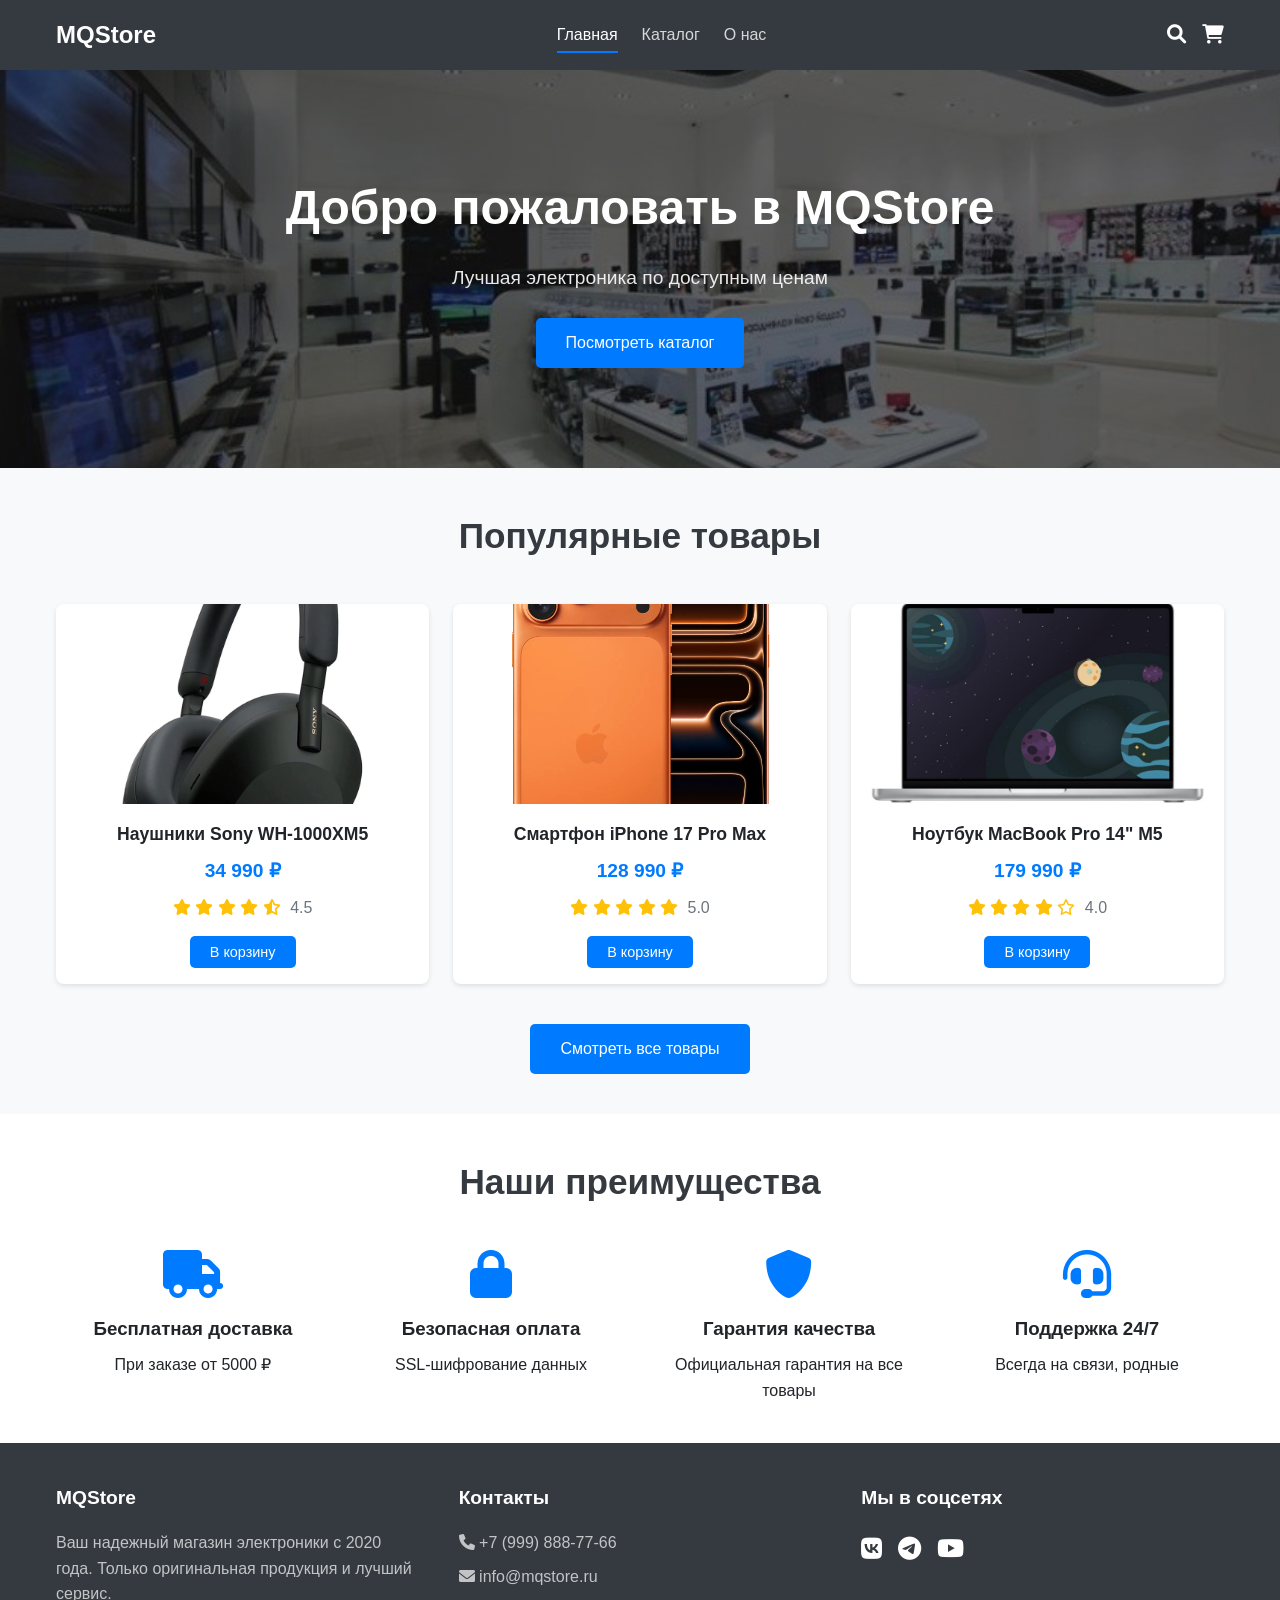
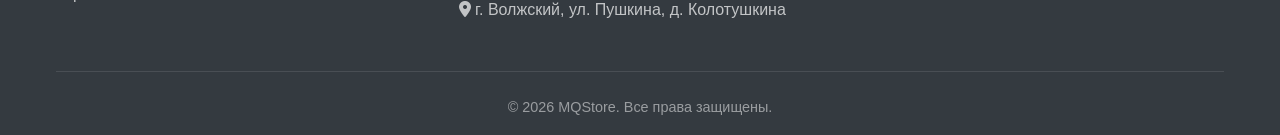
<file: index.html>
<!DOCTYPE html>
<html lang="ru">
  <head>
    <meta charset="UTF-8" />
    <meta name="viewport" content="width=device-width, initial-scale=1.0" />
    <title>MQStore - Главная</title>
    <link rel="stylesheet" href="css/style.css" />
    <!-- Font Awesome для иконок (опционально, для красоты) -->
    <link rel="stylesheet" href="https://cdnjs.cloudflare.com/ajax/libs/font-awesome/6.0.0/css/all.min.css" />
  </head>
  <body>
    <!-- ===== Шапка (Header) ===== -->
    <header>
      <nav class="navbar">
        <div class="container">
          <div class="logo">
            <a href="index.html">MQStore</a>
          </div>
          <ul class="nav-menu">
            <li><a href="index.html" class="active">Главная</a></li>
            <li><a href="catalog.html">Каталог</a></li>
            <li><a href="about.html">О нас</a></li>
          </ul>
          <div class="nav-icons">
            <button><i class="fas fa-search"></i></button>
            <button><i class="fas fa-shopping-cart"></i></button>
          </div>
          <div class="menu-toggle">
            <span></span>
            <span></span>
            <span></span>
          </div>
        </div>
      </nav>
    </header>

    <!-- ===== Главный баннер (Hero Section) ===== -->
    <section class="hero">
      <div class="container">
        <h1>Добро пожаловать в MQStore</h1>
        <p>Лучшая электроника по доступным ценам</p>
        <a href="catalog.html" class="btn btn-primary">Посмотреть каталог</a>
      </div>
    </section>

    <!-- ===== Популярные товары -->
    <section class="popular-products">
      <div class="container">
        <h2 class="section-title">Популярные товары</h2>
        <div class="products-grid">
          <div class="product-card">
            <img src="img/product-1.jpg" alt="Наушники Sony" />
            <h3>Наушники Sony WH-1000XM5</h3>
            <div class="price">34 990 ₽</div>
            <div class="rating">
              <i class="fas fa-star"></i>
              <i class="fas fa-star"></i>
              <i class="fas fa-star"></i>
              <i class="fas fa-star"></i>
              <i class="fas fa-star-half-alt"></i>
              <span>4.5</span>
            </div>
            <button class="btn">В корзину</button>
          </div>

          <div class="product-card">
            <img src="img/product-2.jpg" alt="Смартфон iPhone" />
            <h3>Смартфон iPhone 17 Pro Max</h3>
            <div class="price">128 990 ₽</div>
            <div class="rating">
              <i class="fas fa-star"></i>
              <i class="fas fa-star"></i>
              <i class="fas fa-star"></i>
              <i class="fas fa-star"></i>
              <i class="fas fa-star"></i>
              <span>5.0</span>
            </div>
            <button class="btn">В корзину</button>
          </div>

          <div class="product-card">
            <img src="img/product-3.jpg" alt="Ноутбук MacBook" />
            <h3>Ноутбук MacBook Pro 14" M5</h3>
            <div class="price">179 990 ₽</div>
            <div class="rating">
              <i class="fas fa-star"></i>
              <i class="fas fa-star"></i>
              <i class="fas fa-star"></i>
              <i class="fas fa-star"></i>
              <i class="far fa-star"></i>
              <span>4.0</span>
            </div>
            <button class="btn">В корзину</button>
          </div>
        </div>
        <div class="text-center">
          <a href="catalog.html" class="btn btn-primary">Смотреть все товары</a>
        </div>
      </div>
    </section>

    <!-- Наши преимущества -->
    <section class="benefits">
      <div class="container">
        <h2 class="section-title">Наши преимущества</h2>
        <div class="benefits-grid">
          <div class="benefit-item">
            <i class="fas fa-truck"></i>
            <h3>Бесплатная доставка</h3>
            <p>При заказе от 5000 ₽</p>
          </div>
          <div class="benefit-item">
            <i class="fas fa-lock"></i>
            <h3>Безопасная оплата</h3>
            <p>SSL-шифрование данных</p>
          </div>
          <div class="benefit-item">
            <i class="fas fa-shield-alt"></i>
            <h3>Гарантия качества</h3>
            <p>Официальная гарантия на все товары</p>
          </div>
          <div class="benefit-item">
            <i class="fas fa-headset"></i>
            <h3>Поддержка 24/7</h3>
            <p>Всегда на связи, родные</p>
          </div>
        </div>
      </div>
    </section>

    <!-- Футер-->
    <footer>
      <div class="container">
        <div class="footer-content">
          <div class="footer-section">
            <h3>MQStore</h3>
            <p>Ваш надежный магазин электроники с 2020 года. Только оригинальная продукция и лучший сервис.</p>
          </div>
          <div class="footer-section">
            <h3>Контакты</h3>
            <ul>
              <li><i class="fas fa-phone"></i> +7 (999) 888-77-66</li>
              <li><i class="fas fa-envelope"></i> info@mqstore.ru</li>
              <li><i class="fas fa-map-marker-alt"></i> г. Волжский, ул. Пушкина, д. Колотушкина</li>
            </ul>
          </div>
          <div class="footer-section">
            <h3>Мы в соцсетях</h3>
            <div class="social-links">
              <a href="#"><i class="fab fa-vk"></i></a>
              <a href="#"><i class="fab fa-telegram"></i></a>
              <a href="#"><i class="fab fa-youtube"></i></a>
            </div>
          </div>
        </div>
        <div class="copyright">
          <p>&copy; 2026 MQStore. Все права защищены.</p>
        </div>
      </div>
    </footer>

    <script>
      document.querySelector(".menu-toggle").addEventListener("click", function () {
        document.querySelector(".nav-menu").classList.toggle("active");
      });
    </script>
  </body>
</html>
</file>
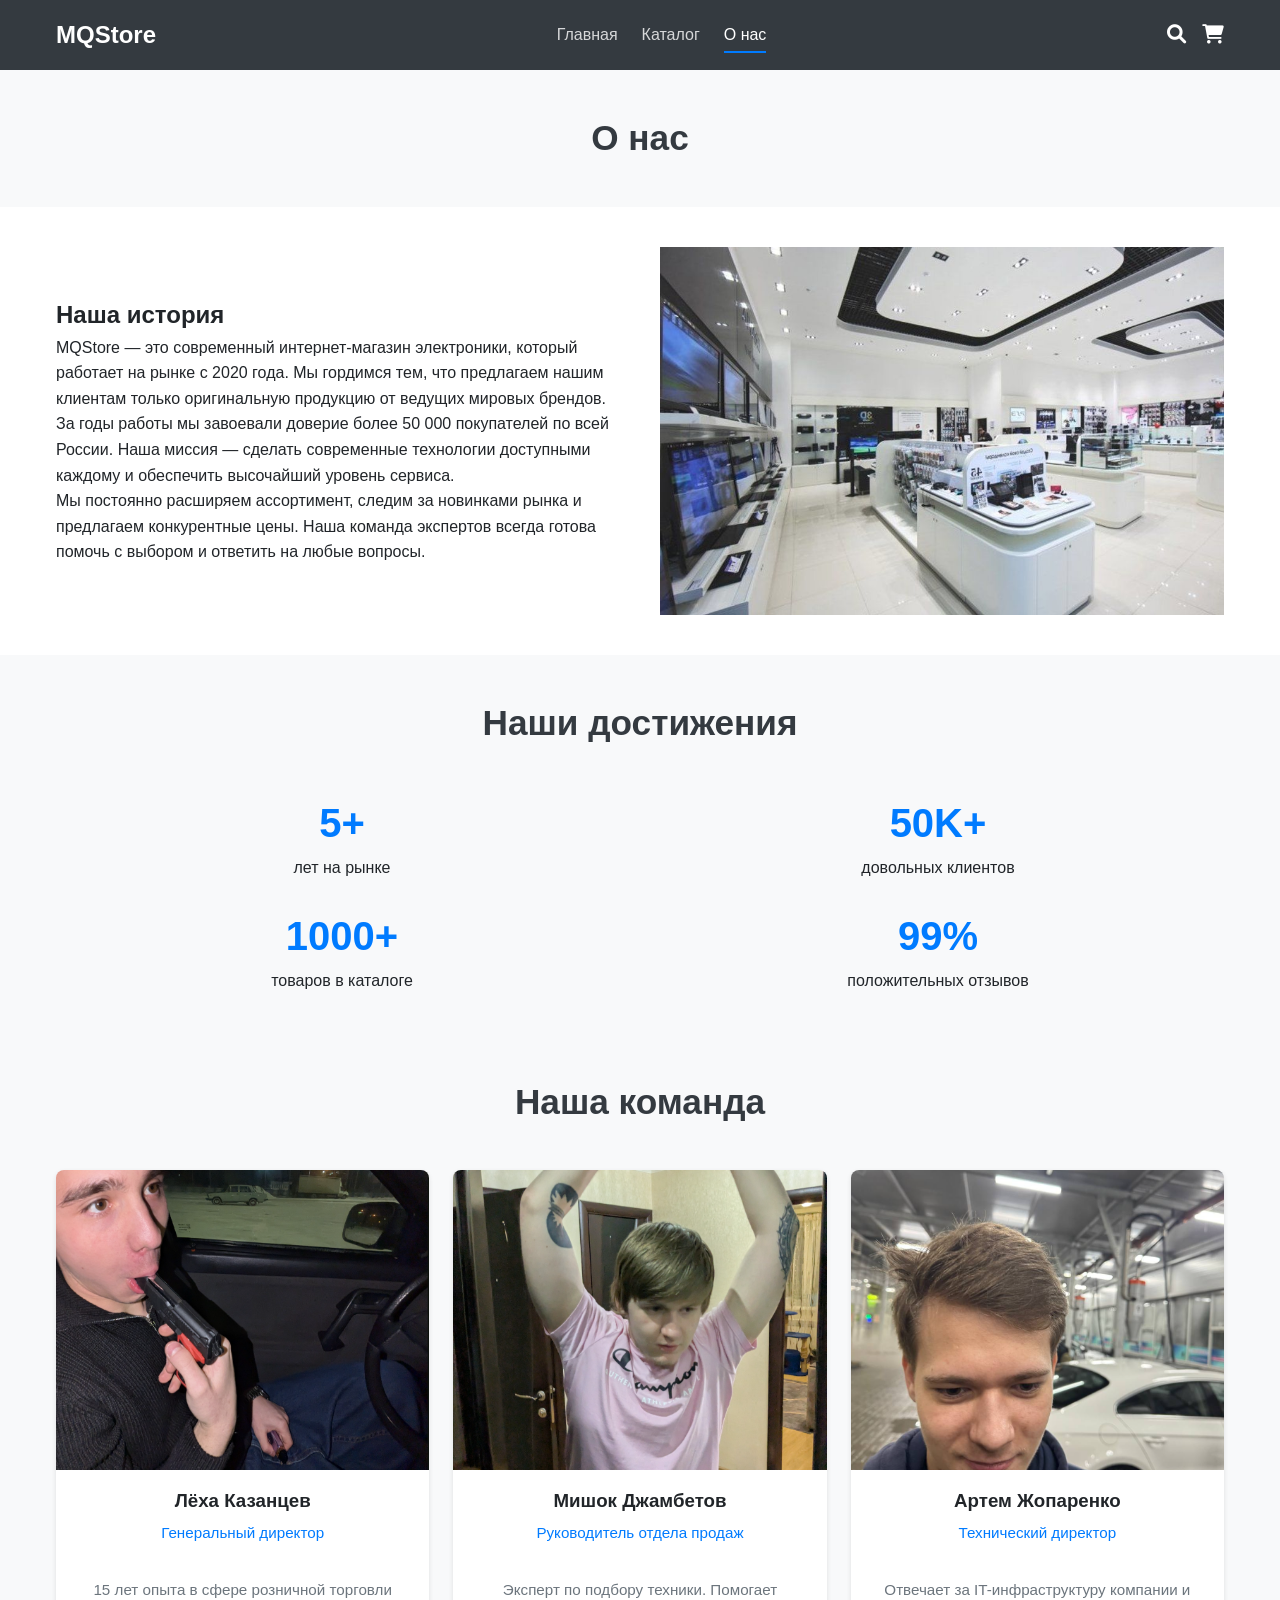
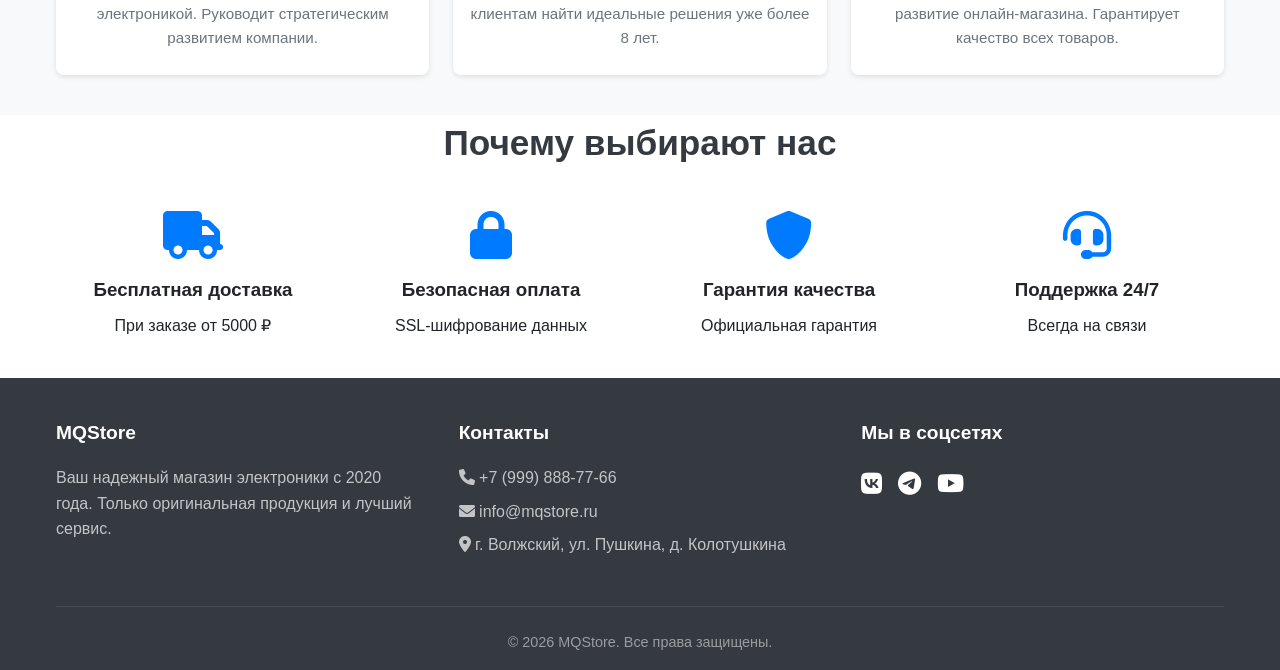
<file: about.html>
<!DOCTYPE html>
<html lang="ru-RU">
  <head>
    <meta charset="UTF-8" />
    <meta name="viewport" content="width=device-width, initial-scale=1.0" />
    <title>MQStore - О нас</title>
    <link rel="stylesheet" href="css/style.css" />
    <link rel="stylesheet" href="https://cdnjs.cloudflare.com/ajax/libs/font-awesome/6.0.0/css/all.min.css" />
  </head>
  <body>
    <header>
      <nav class="navbar">
        <div class="container">
          <div class="logo">
            <a href="index.html">MQStore</a>
          </div>
          <ul class="nav-menu">
            <li><a href="index.html">Главная</a></li>
            <li><a href="catalog.html">Каталог</a></li>
            <li><a href="about.html" class="active">О нас</a></li>
          </ul>
          <div class="nav-icons">
            <button><i class="fas fa-search"></i></button>
            <button><i class="fas fa-shopping-cart"></i></button>
          </div>
          <div class="menu-toggle">
            <span></span>
            <span></span>
            <span></span>
          </div>
        </div>
      </nav>
    </header>

    <section class="page-header" style="padding: var(--spacing-xl) 0; background: var(--light-bg)">
      <div class="container">
        <h1 class="section-title" style="margin-bottom: 0">О нас</h1>
      </div>
    </section>

    <section class="about-story">
      <div class="container">
        <div class="about-content">
          <h2>Наша история</h2>
          <p>
            MQStore — это современный интернет-магазин электроники, который работает на рынке с 2020 года. Мы гордимся тем, что предлагаем
            нашим клиентам только оригинальную продукцию от ведущих мировых брендов.
          </p>
          <p>
            За годы работы мы завоевали доверие более 50 000 покупателей по всей России. Наша миссия — сделать современные технологии
            доступными каждому и обеспечить высочайший уровень сервиса.
          </p>
          <p>
            Мы постоянно расширяем ассортимент, следим за новинками рынка и предлагаем конкурентные цены. Наша команда экспертов всегда
            готова помочь с выбором и ответить на любые вопросы.
          </p>
        </div>
        <div class="about-image">
          <img src="img/banner.jpg" alt="Наш магазин" />
        </div>
      </div>
    </section>

    <section class="stats" style="padding: var(--spacing-xl) 0; background: var(--light-bg)">
      <div class="container">
        <h2 class="section-title">Наши достижения</h2>
        <div class="stats-grid">
          <div class="stat-item">
            <span class="stat-number">5+</span>
            <span class="stat-label">лет на рынке</span>
          </div>
          <div class="stat-item">
            <span class="stat-number">50K+</span>
            <span class="stat-label">довольных клиентов</span>
          </div>
          <div class="stat-item">
            <span class="stat-number">1000+</span>
            <span class="stat-label">товаров в каталоге</span>
          </div>
          <div class="stat-item">
            <span class="stat-number">99%</span>
            <span class="stat-label">положительных отзывов</span>
          </div>
        </div>
      </div>
    </section>

    <section class="team">
      <div class="container">
        <h2 class="section-title">Наша команда</h2>
        <div class="team-grid">
          <div class="team-card">
            <img src="img/lexa.png" alt="Лёха Казанцев" />
            <h3>Лёха Казанцев</h3>
            <p class="position">Генеральный директор</p>
            <p>15 лет опыта в сфере розничной торговли электроникой. Руководит стратегическим развитием компании.</p>
          </div>
          <div class="team-card">
            <img src="img/jambo.png" alt="Мишок Джамбетов" />
            <h3>Мишок Джамбетов</h3>
            <p class="position">Руководитель отдела продаж</p>
            <p>Эксперт по подбору техники. Помогает клиентам найти идеальные решения уже более 8 лет.</p>
          </div>
          <div class="team-card">
            <img src="img/artem.png" alt="Артем Жопаренко" />
            <h3>Артем Жопаренко</h3>
            <p class="position">Технический директор</p>
            <p>Отвечает за IT-инфраструктуру компании и развитие онлайн-магазина. Гарантирует качество всех товаров.</p>
          </div>
        </div>
      </div>
    </section>

    <section class="benefits" style="padding-top: 0">
      <div class="container">
        <h2 class="section-title">Почему выбирают нас</h2>
        <div class="benefits-grid">
          <div class="benefit-item">
            <i class="fas fa-truck"></i>
            <h3>Бесплатная доставка</h3>
            <p>При заказе от 5000 ₽</p>
          </div>
          <div class="benefit-item">
            <i class="fas fa-lock"></i>
            <h3>Безопасная оплата</h3>
            <p>SSL-шифрование данных</p>
          </div>
          <div class="benefit-item">
            <i class="fas fa-shield-alt"></i>
            <h3>Гарантия качества</h3>
            <p>Официальная гарантия</p>
          </div>
          <div class="benefit-item">
            <i class="fas fa-headset"></i>
            <h3>Поддержка 24/7</h3>
            <p>Всегда на связи</p>
          </div>
        </div>
      </div>
    </section>
    <footer>
      <div class="container">
        <div class="footer-content">
          <div class="footer-section">
            <h3>MQStore</h3>
            <p>Ваш надежный магазин электроники с 2020 года. Только оригинальная продукция и лучший сервис.</p>
          </div>
          <div class="footer-section">
            <h3>Контакты</h3>
            <ul>
              <li><i class="fas fa-phone"></i> +7 (999) 888-77-66</li>
              <li><i class="fas fa-envelope"></i> info@mqstore.ru</li>
              <li><i class="fas fa-map-marker-alt"></i> г. Волжский, ул. Пушкина, д. Колотушкина</li>
            </ul>
          </div>
          <div class="footer-section">
            <h3>Мы в соцсетях</h3>
            <div class="social-links">
              <a href="#"><i class="fab fa-vk"></i></a>
              <a href="#"><i class="fab fa-telegram"></i></a>
              <a href="#"><i class="fab fa-youtube"></i></a>
            </div>
          </div>
        </div>
        <div class="copyright">
          <p>&copy; 2026 MQStore. Все права защищены.</p>
        </div>
      </div>
    </footer>
    <script>
      document.querySelector(".menu-toggle").addEventListener("click", function () {
        document.querySelector(".nav-menu").classList.toggle("active");
      });
    </script>
  </body>
</html>
</file>
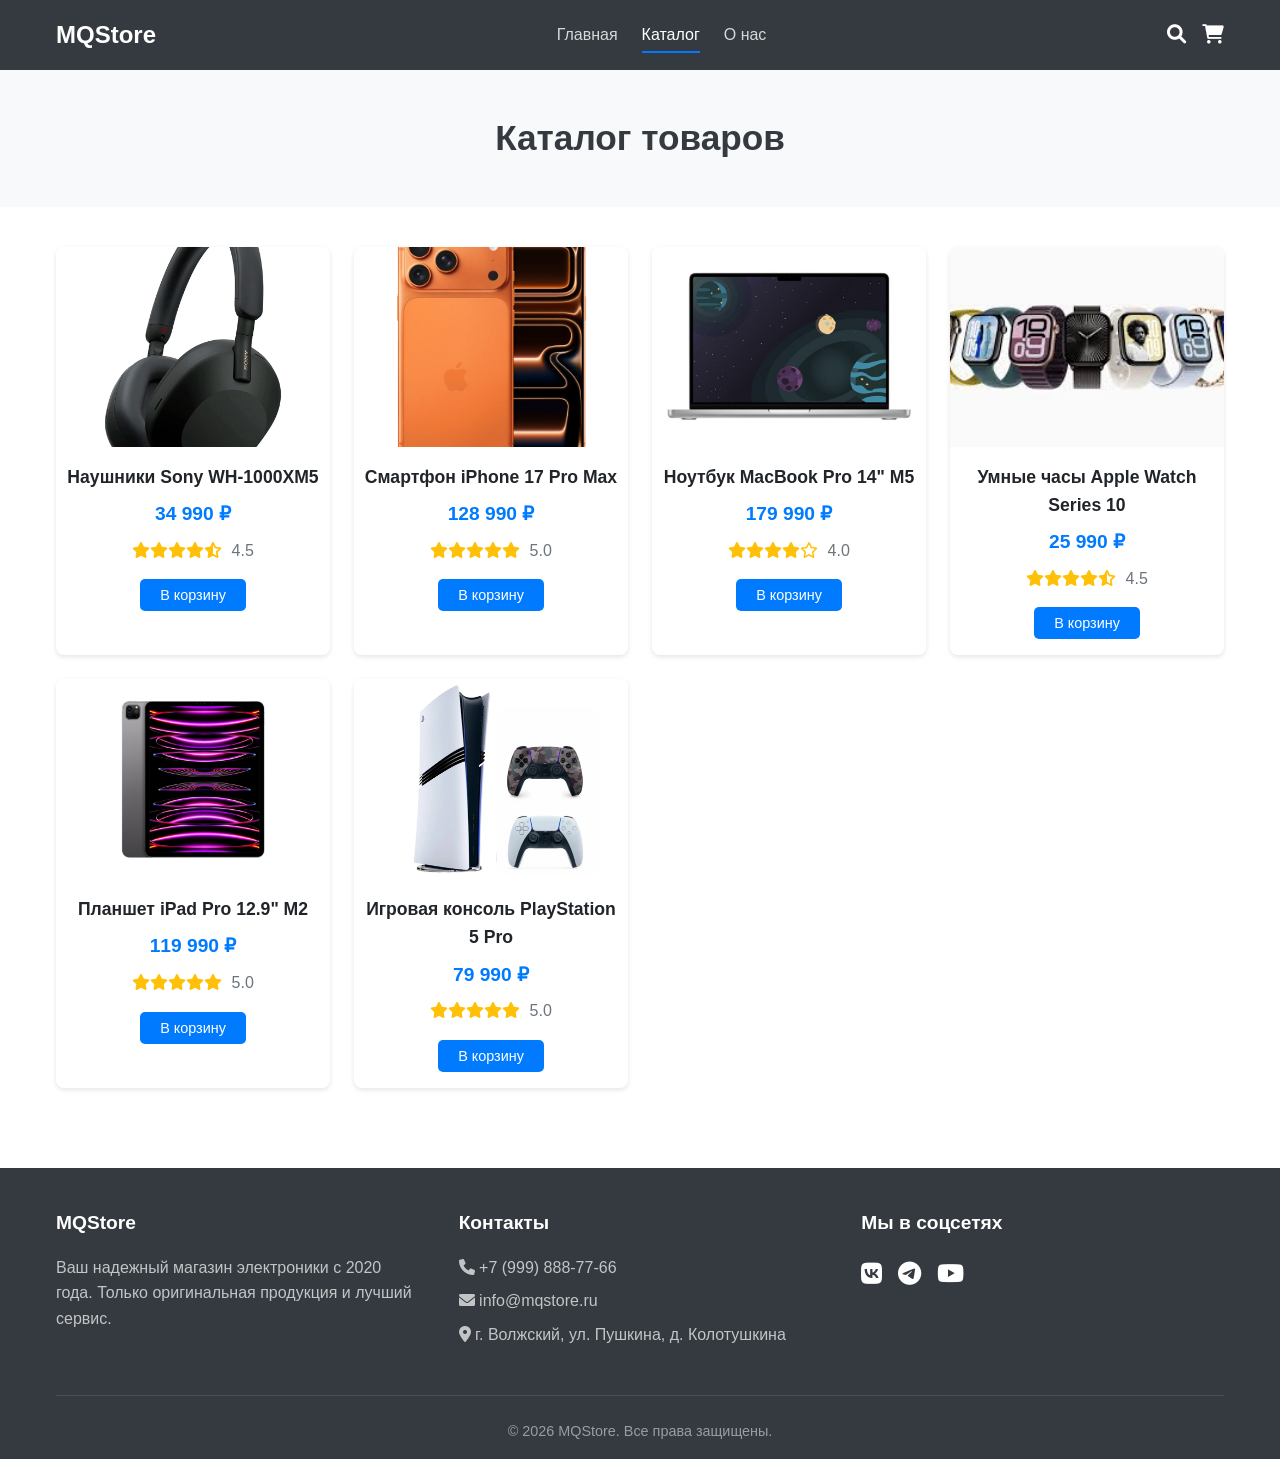
<file: catalog.html>
<!DOCTYPE html>
<html lang="ru-RU">

<head>
    <meta charset="UTF-8">
    <meta name="viewport" content="width=device-width, initial-scale=1.0">
    <title>MQStore - Каталог товаров</title>
    <link rel="stylesheet" href="css/style.css">
    <link rel="stylesheet" href="https://cdnjs.cloudflare.com/ajax/libs/font-awesome/6.0.0/css/all.min.css">
</head>

<body>

    <!-- Шапка -->
    <header>
        <nav class="navbar">
            <div class="container">
                <div class="logo">
                    <a href="index.html">MQStore</a>
                </div>
                <ul class="nav-menu">
                    <li><a href="index.html">Главная</a></li>
                    <li><a href="catalog.html" class="active">Каталог</a></li>
                    <li><a href="about.html">О нас</a></li>
                </ul>
                <div class="nav-icons">
                    <button><i class="fas fa-search"></i></button>
                    <button><i class="fas fa-shopping-cart"></i></button>
                </div>
                <div class="menu-toggle">
                    <span></span>
                    <span></span>
                    <span></span>
                </div>
            </div>
        </nav>
    </header>

    <section class="page-header" style="padding: var(--spacing-xl) 0; background: var(--light-bg);">
        <div class="container">
            <h1 class="section-title" style="margin-bottom: 0;">Каталог товаров</h1>
        </div>
    </section>

    <section class="catalog" style="padding: var(--spacing-xl) 0;">
        <div class="container">
            <div class="products-grid">
                <!-- Наушники Sony -->
                <div class="product-card">
                    <img src="img/product-1.jpg" alt="Наушники Sony WH-1000XM5">
                    <h3>Наушники Sony WH-1000XM5</h3>
                    <div class="price">34 990 ₽</div>
                    <div class="rating">
                        <i class="fas fa-star"></i><i class="fas fa-star"></i><i class="fas fa-star"></i><i
                            class="fas fa-star"></i><i class="fas fa-star-half-alt"></i>
                        <span>4.5</span>
                    </div>
                    <button class="btn">В корзину</button>
                </div>

                <!-- iPhone 17 -->
                <div class="product-card">
                    <img src="img/product-2.jpg" alt="Смартфон iPhone 17 Pro Max">
                    <h3>Смартфон iPhone 17 Pro Max</h3>
                    <div class="price">128 990 ₽</div>
                    <div class="rating">
                        <i class="fas fa-star"></i><i class="fas fa-star"></i><i class="fas fa-star"></i><i
                            class="fas fa-star"></i><i class="fas fa-star"></i>
                        <span>5.0</span>
                    </div>
                    <button class="btn">В корзину</button>
                </div>

                <!-- MacBook -->
                <div class="product-card">
                    <img src="img/product-3.jpg" alt="Ноутбук MacBook Pro 14 M5">
                    <h3>Ноутбук MacBook Pro 14" M5</h3>
                    <div class="price">179 990 ₽</div>
                    <div class="rating">
                        <i class="fas fa-star"></i><i class="fas fa-star"></i><i class="fas fa-star"></i><i
                            class="fas fa-star"></i><i class="far fa-star"></i>
                        <span>4.0</span>
                    </div>
                    <button class="btn">В корзину</button>
                </div>

                <!-- Apple watch -->
                <div class="product-card">
                    <img src="img/product-4.jpg" alt="Apple Watch Series 10">
                    <h3>Умные часы Apple Watch Series 10</h3>
                    <div class="price">25 990 ₽</div>
                    <div class="rating">
                        <i class="fas fa-star"></i><i class="fas fa-star"></i><i class="fas fa-star"></i><i
                            class="fas fa-star"></i><i class="fas fa-star-half-alt"></i>
                        <span>4.5</span>
                    </div>
                    <button class="btn">В корзину</button>
                </div>

                <!-- iPad -->
                <div class="product-card">
                    <img src="img/product-5.jpg" alt="iPad Pro 12.9 M2">
                    <h3>Планшет iPad Pro 12.9" M2</h3>
                    <div class="price">119 990 ₽</div>
                    <div class="rating">
                        <i class="fas fa-star"></i><i class="fas fa-star"></i><i class="fas fa-star"></i><i
                            class="fas fa-star"></i><i class="fas fa-star"></i>
                        <span>5.0</span>
                    </div>
                    <button class="btn">В корзину</button>
                </div>

                <!-- PlayStation-->
                <div class="product-card">
                    <img src="img/product-6.jpg" alt="PlayStation 5 Pro">
                    <h3>Игровая консоль PlayStation 5 Pro</h3>
                    <div class="price">79 990 ₽</div>
                    <div class="rating">
                        <i class="fas fa-star"></i><i class="fas fa-star"></i><i class="fas fa-star"></i><i
                            class="fas fa-star"></i><i class="fas fa-star"></i>
                        <span>5.0</span>
                    </div>
                    <button class="btn">В корзину</button>
                </div>



            </div>
        </div>
        </div>
    </section>

    <!--Футер -->
    <footer>
        <div class="container">
            <div class="footer-content">
                <div class="footer-section">
                    <h3>MQStore</h3>
                    <p>Ваш надежный магазин электроники с 2020 года. Только оригинальная продукция и лучший сервис.</p>
                </div>
                <div class="footer-section">
                    <h3>Контакты</h3>
                    <ul>
                        <li><i class="fas fa-phone"></i> +7 (999) 888-77-66</li>
                        <li><i class="fas fa-envelope"></i> info@mqstore.ru</li>
                        <li><i class="fas fa-map-marker-alt"></i> г. Волжский, ул. Пушкина, д. Колотушкина</li>
                    </ul>
                </div>
                <div class="footer-section">
                    <h3>Мы в соцсетях</h3>
                    <div class="social-links">
                        <a href="#"><i class="fab fa-vk"></i></a>
                        <a href="#"><i class="fab fa-telegram"></i></a>
                        <a href="#"><i class="fab fa-youtube"></i></a>
                    </div>
                </div>
            </div>
            <div class="copyright">
                <p>&copy; 2026 MQStore. Все права защищены.</p>
            </div>
        </div>
    </footer>

    <!--БУРГЕР -->
    <script>
        document.querySelector('.menu-toggle').addEventListener('click', function () {
            document.querySelector('.nav-menu').classList.toggle('active');
        });
    </script>
</body>

</html>
</file>
<file: css/style.css>
* {
    margin: 0;
    padding: 0;
    box-sizing: border-box;
}

:root {
    --primary-color: #007bff;
    --secondary-color: #6c757d;
    --dark-bg: #343a40;
    --light-bg: #f8f9fa;
    --text-dark: #212529;
    --text-light: #6c757d;
    --white: #ffffff;

    --font-main: 'Segoe UI', Tahoma, Geneva, Verdana, sans-serif;

    --spacing-sm: 8px;
    --spacing-md: 16px;
    --spacing-lg: 24px;
    --spacing-xl: 40px;
    --container-width: 1200px;
}

body {
    font-family: var(--font-main);
    color: var(--text-dark);
    line-height: 1.6;
    background-color: var(--white);
}

img {
    max-width: 100%;
    height: auto;
    display: block;
}

.container {
    max-width: var(--container-width);
    margin: 0 auto;
    padding: 0 var(--spacing-md);
}

.navbar {
    background-color: var(--dark-bg);
    padding: var(--spacing-md) 0;
    position: sticky;
    top: 0;
    z-index: 100;
}

.navbar .container {
    display: flex;
    justify-content: space-between;
    align-items: center;
}

.logo a {
    color: var(--white);
    font-size: 1.5rem;
    font-weight: bold;
    text-decoration: none;
}

.nav-menu {
    display: flex;
    list-style: none;
    gap: var(--spacing-lg);
}

.nav-menu a {
    color: rgba(255, 255, 255, 0.8);
    text-decoration: none;
    padding: var(--spacing-sm) 0;
    transition: color 0.3s ease;
}

.nav-menu a:hover,
.nav-menu a.active {
    color: var(--white);
    border-bottom: 2px solid var(--primary-color);
}

.nav-icons {
    display: flex;
    gap: var(--spacing-md);
}

.nav-icons button {
    background: none;
    border: none;
    color: var(--white);
    font-size: 1.2rem;
    cursor: pointer;
    transition: color 0.3s ease;
}

.nav-icons button:hover {
    color: var(--primary-color);
}

.menu-toggle {
    display: none;
    flex-direction: column;
    cursor: pointer;
}

.menu-toggle span {
    width: 25px;
    height: 3px;
    background-color: var(--white);
    margin: 3px 0;
    transition: 0.3s;
}

.hero {
    background: linear-gradient(rgba(0, 0, 0, 0.6), rgba(0, 0, 0, 0.6)), url('../img/banner.jpg') center/cover no-repeat;
    color: var(--white);
    padding: 100px 0;
    text-align: center;
}

.hero h1 {
    font-size: 3rem;
    margin-bottom: var(--spacing-md);
}

.hero p {
    font-size: 1.2rem;
    margin-bottom: var(--spacing-lg);
    opacity: 0.9;
}

.btn {
    display: inline-block;
    padding: 12px 30px;
    border: none;
    border-radius: 5px;
    cursor: pointer;
    font-size: 1rem;
    font-weight: 500;
    text-decoration: none;
    transition: all 0.3s ease;
}

.btn-primary {
    background-color: var(--primary-color);
    color: var(--white);
}

.btn-primary:hover {
    background-color: #0056b3;
    transform: translateY(-2px);
    box-shadow: 0 4px 10px rgba(0, 123, 255, 0.3);
}

.btn-outline {
    background-color: transparent;
    border: 2px solid var(--white);
    color: var(--white);
}

.btn-outline:hover {
    background-color: var(--white);
    color: var(--dark-bg);
}

.section-title {
    text-align: center;
    margin-bottom: var(--spacing-xl);
    font-size: 2.2rem;
    color: var(--dark-bg);
}

/* Популярные товары */
.popular-products {
    padding: var(--spacing-xl) 0;
    background-color: var(--light-bg);
}

/* Карточка товара*/
.products-grid {
    display: grid;
    grid-template-columns: repeat(auto-fit, minmax(250px, 1fr));
    gap: var(--spacing-lg);
    margin-bottom: var(--spacing-xl);
}

.product-card {
    background: var(--white);
    border-radius: 8px;
    overflow: hidden;
    box-shadow: 0 2px 5px rgba(0,0,0,0.1);
    transition: transform 0.3s ease, box-shadow 0.3s ease;
    text-align: center;
    padding-bottom: var(--spacing-md);
}

.product-card:hover {
    transform: translateY(-5px);
    box-shadow: 0 5px 20px rgba(0,0,0,0.15);
}

.product-card img {
    width: 100%;
    height: 200px;
    object-fit: cover;
    transition: transform 0.3s ease;
}

.product-card:hover img {
    transform: scale(1.05);
}

.product-card h3 {
    margin: var(--spacing-md) var(--spacing-sm) var(--spacing-sm);
    font-size: 1.1rem;
}

.product-card .price {
    color: var(--primary-color);
    font-weight: bold;
    font-size: 1.2rem;
    margin-bottom: var(--spacing-sm);
}

.product-card .rating {
    color: #ffc107;
    margin-bottom: var(--spacing-md);
}

.product-card .rating span {
    color: var(--text-light);
    margin-left: 5px;
}

.product-card .btn {
    background-color: var(--primary-color);
    color: var(--white);
    padding: 8px 20px;
    font-size: 0.9rem;
}

.product-card .btn:hover {
    background-color: #0056b3;
}

/*Смотреть все*/
.text-center {
    text-align: center;
}

/*преимущества*/
.benefits {
    padding: var(--spacing-xl) 0;
}

.benefits-grid {
    display: grid;
    grid-template-columns: repeat(auto-fit, minmax(200px, 1fr));
    gap: var(--spacing-lg);
}

.benefit-item {
    text-align: center;
}

.benefit-item i {
    font-size: 3rem;
    color: var(--primary-color);
    margin-bottom: var(--spacing-md);
}

.benefit-item h3 {
    margin-bottom: var(--spacing-sm);
}

/*О нас*/
.about-story {
    padding: var(--spacing-xl) 0;
}

.about-story .container {
    display: grid;
    grid-template-columns: 1fr 1fr;
    gap: var(--spacing-xl);
    align-items: center;
}

.stats-grid {
    display: grid;
    grid-template-columns: repeat(2, 1fr);
    gap: var(--spacing-lg);
    margin-top: var(--spacing-xl);
}

.stat-item {
    text-align: center;
}

.stat-number {
    display: block;
    font-size: 2.5rem;
    font-weight: bold;
    color: var(--primary-color);
}

.team {
    padding: var(--spacing-xl) 0;
    background-color: var(--light-bg);
}

.team-grid {
    display: grid;
    grid-template-columns: repeat(auto-fit, minmax(280px, 1fr));
    gap: var(--spacing-lg);
}

.team-card {
    background: var(--white);
    border-radius: 8px;
    overflow: hidden;
    text-align: center;
    box-shadow: 0 2px 5px rgba(0,0,0,0.1);
}

.team-card img {
    width: 100%;
    height: 300px;
    object-fit: cover;
}

.team-card h3 {
    margin-top: var(--spacing-md);
    margin-bottom: 5px;
}

.team-card .position {
    color: var(--primary-color);
    font-weight: 500;
    margin-bottom: var(--spacing-sm);
}

.team-card p {
    padding: 0 var(--spacing-md) var(--spacing-lg);
    color: var(--text-light);
    font-size: 0.95rem;
}

/*Футер  */
footer {
    background-color: var(--dark-bg);
    color: var(--white);
    padding: var(--spacing-xl) 0 var(--spacing-md);
}

.footer-content {
    display: grid;
    grid-template-columns: repeat(auto-fit, minmax(250px, 1fr));
    gap: var(--spacing-xl);
    margin-bottom: var(--spacing-xl);
}

.footer-section h3 {
    color: var(--white);
    margin-bottom: var(--spacing-md);
    font-size: 1.2rem;
}

.footer-section p,
.footer-section ul {
    color: rgba(255,255,255,0.7);
}

.footer-section ul {
    list-style: none;
}

.footer-section ul li {
    margin-bottom: var(--spacing-sm);
}

.footer-section a {
    color: rgba(255,255,255,0.7);
    text-decoration: none;
    transition: color 0.3s ease;
}

.footer-section a:hover {
    color: var(--white);
}

.social-links {
    display: flex;
    gap: var(--spacing-md);
    margin-top: var(--spacing-md);
}

.social-links a {
    color: var(--white);
    font-size: 1.5rem;
}

.copyright {
    text-align: center;
    padding-top: var(--spacing-lg);
    border-top: 1px solid rgba(255,255,255,0.1);
    color: rgba(255,255,255,0.5);
    font-size: 0.9rem;
}
</file>
